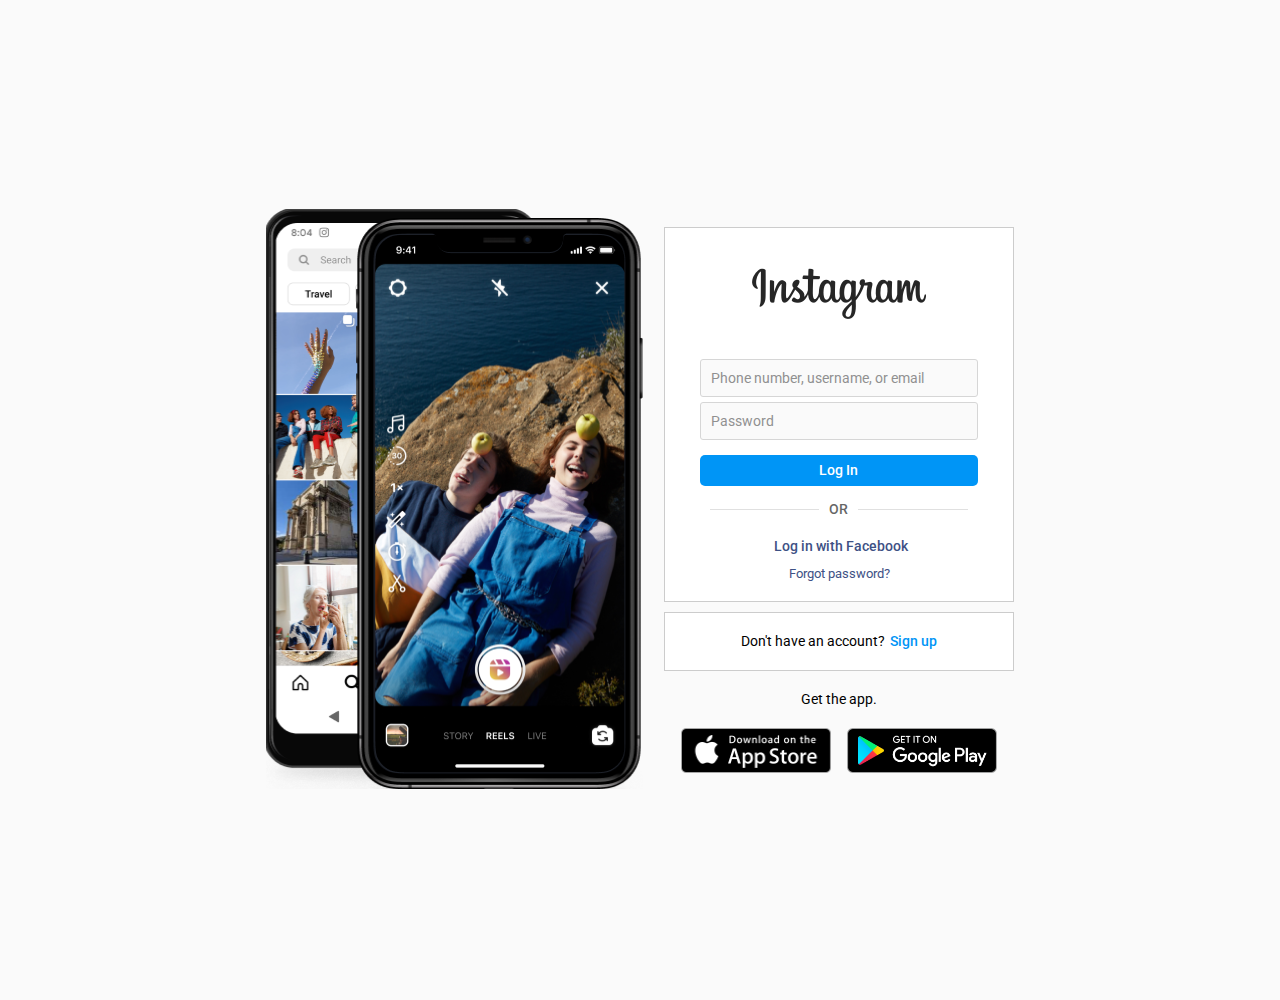
<file: index.html>
<!DOCTYPE html>
<html lang="en">
  <head>
    <meta charset="UTF-8" />
    <meta http-equiv="X-UA-Compatible" content="IE=edge" />
    <meta name="viewport" content="width=device-width, initial-scale=1.0" />
    <meta name="google-site-verification" content="60x--0uJC5aj9SFz_Uy88117kQ8nornp62Zn4hIg2dA" />
    <title>Login • Instagram</title>

    <link rel="stylesheet" href="./styles.css" />

    <link rel="preconnect" href="https://fonts.googleapis.com" />
    <link rel="preconnect" href="https://fonts.gstatic.com" crossorigin />
    <link
      href="https://fonts.googleapis.com/css2?family=Roboto:wght@300;400;500&display=swap"
      rel="stylesheet"
    />

    <link
      rel="stylesheet"
      href="https://cdnjs.cloudflare.com/ajax/libs/font-awesome/6.1.1/css/all.min.css"
      integrity="sha512-KfkfwYDsLkIlwQp6LFnl8zNdLGxu9YAA1QvwINks4PhcElQSvqcyVLLD9aMhXd13uQjoXtEKNosOWaZqXgel0g=="
      crossorigin="anonymous"
      referrerpolicy="no-referrer"
    />
  </head>
  <body>
    <div class="container">
      <div class="left">
        <img src="./images/login_img.png" alt="loginImg" />
      </div>
      <div class="right">
        <div class="loginForm">
          <img src="./icons/logo_large.png" alt="logo" class="logo" />
          <form action="./Home Page/home.html">
            <input
              type="text"
              name="text"
              id="text"
              placeholder="Phone number, username, or email"
              required
            />
            <input
              type="password"
              name="password"
              id="password"
              placeholder="Password"
              required
            />
            <input type="submit" value="Log In" />
          </form>
          <div class="or">
            <span></span>
            OR
            <span></span>
          </div>
          <a href="#" class="LoginWithFacebook">
            <i class="fa-brands fa-facebook-square facebook"></i>
            Log in with Facebook</a
          >
          <a href="forgot_pass.html" class="forgot">Forgot password?</a>
        </div>
        <div class="dontHaveAccount">
          <p>Don't have an account?</p>
          <a href="Signup.html" class="signup">Sign up</a>
        </div>

        <p id="getTheApp">Get the app.</p>
        <div class="images">
          <img src="./images/appstore.png" alt="App Store" />
          <img src="./images/googleplay.png" alt="Google Play" />
        </div>
      </div>
    </div>
  </body>
</html>
</file>
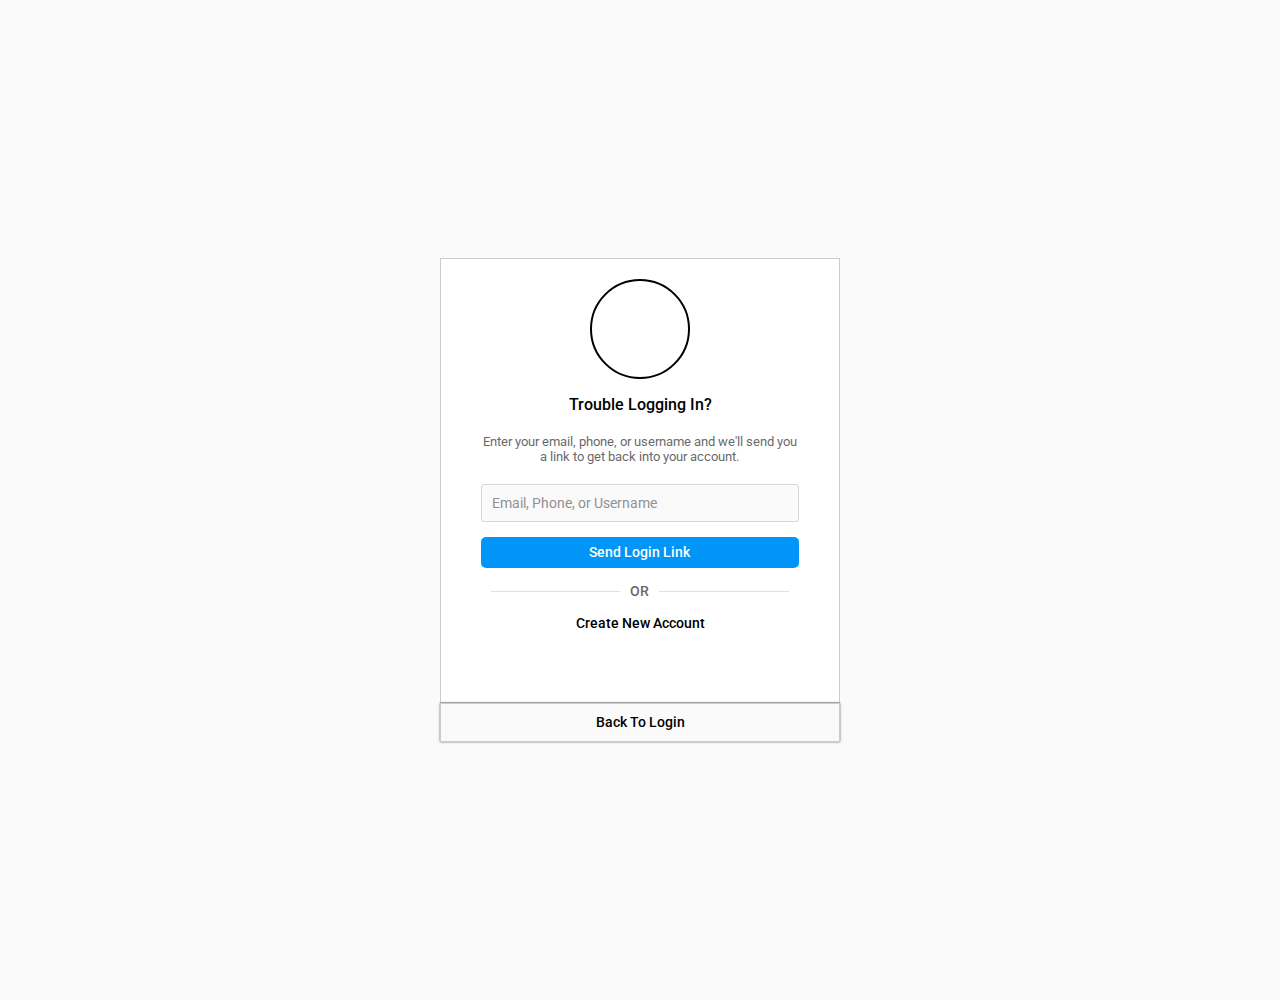
<file: forgot_pass.html>
<!DOCTYPE html>
<html lang="en">
  <head>
    <meta charset="UTF-8" />
    <meta http-equiv="X-UA-Compatible" content="IE=edge" />
    <meta name="viewport" content="width=device-width, initial-scale=1.0" />
    <title>Reset Password • Instagram</title>

    <link rel="stylesheet" href="./styles.css" />

    <link rel="preconnect" href="https://fonts.googleapis.com" />
    <link rel="preconnect" href="https://fonts.gstatic.com" crossorigin />
    <link
      href="https://fonts.googleapis.com/css2?family=Roboto:wght@300;400;500&display=swap"
      rel="stylesheet"
    />

    <link
      rel="stylesheet"
      href="https://cdnjs.cloudflare.com/ajax/libs/font-awesome/6.1.1/css/all.min.css"
      integrity="sha512-KfkfwYDsLkIlwQp6LFnl8zNdLGxu9YAA1QvwINks4PhcElQSvqcyVLLD9aMhXd13uQjoXtEKNosOWaZqXgel0g=="
      crossorigin="anonymous"
      referrerpolicy="no-referrer"
    />
  </head>
  <body>
    <div class="resetContainer">
      <div class="resetForm">
        <div class="lockIcon">
          <i class="fa-solid fa-lock"></i>
        </div>
        <span class="boldText">Trouble Logging In?</span>
        <span class="span_text">
          Enter your email, phone, or username and we'll send you a link to get
          back into your account.
        </span>
        <form action="./index.html">
          <input
            type="text"
            name="text"
            id="text"
            placeholder="Email, Phone, or Username"
            required
          />
          <input type="submit" value="Send Login Link" />
        </form>
        <div class="or">
          <span></span>
          OR
          <span></span>
        </div>
        <a href="./Signup.html" class="createAccount">Create New Account</a>
      </div>
      <a href="./index.html" class="backToLogin">Back To Login</a>
    </div>
  </body>
</html>
</file>
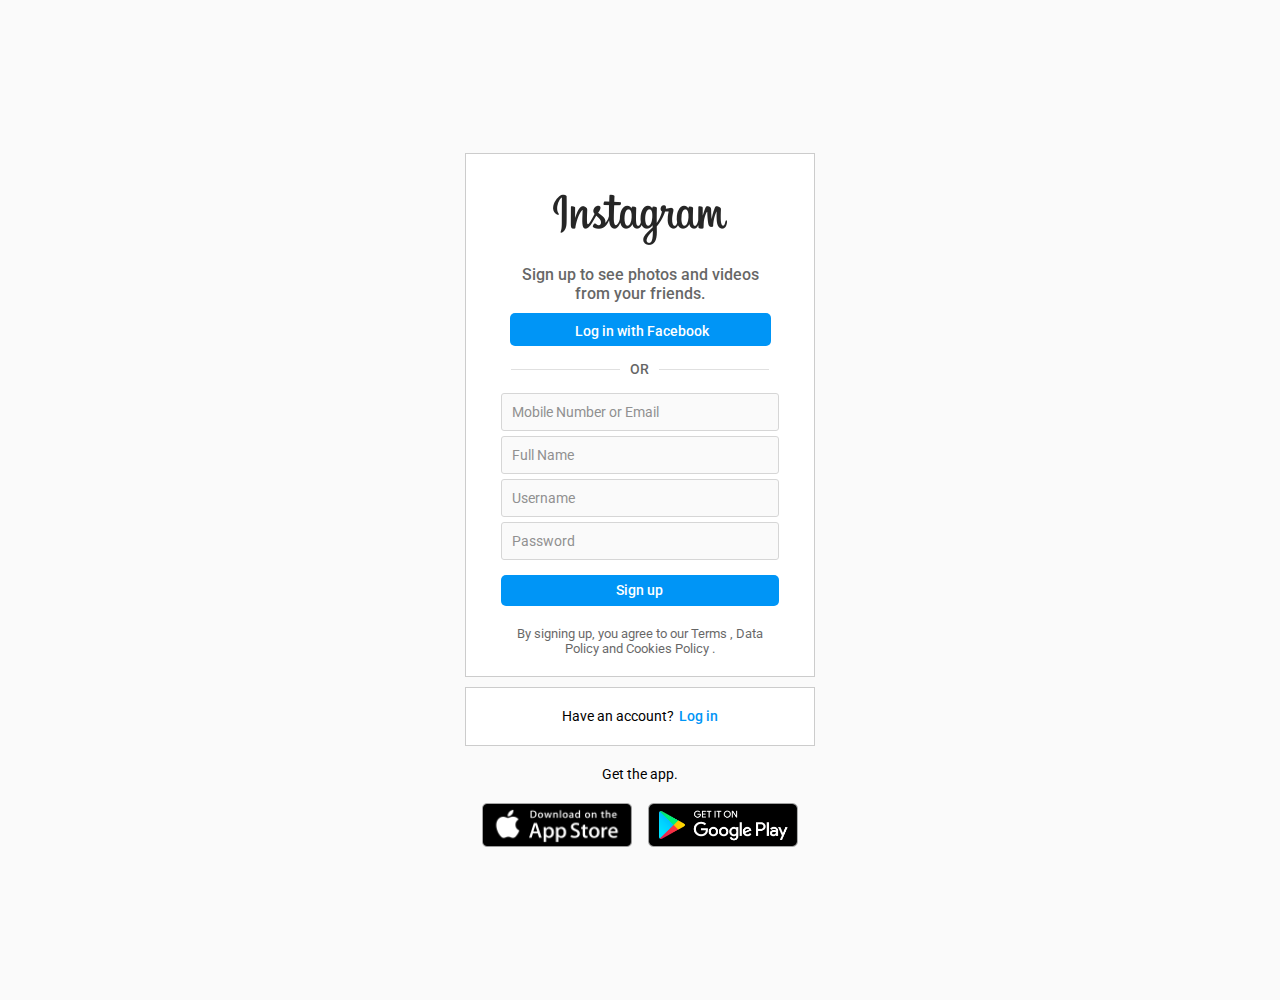
<file: Signup.html>
<!DOCTYPE html>
<html lang="en">
  <head>
    <meta charset="UTF-8" />
    <meta http-equiv="X-UA-Compatible" content="IE=edge" />
    <meta name="viewport" content="width=device-width, initial-scale=1.0" />
    <title>Sign Up • Instagram</title>

    <link rel="stylesheet" href="./styles.css" />

    <link rel="preconnect" href="https://fonts.googleapis.com" />
    <link rel="preconnect" href="https://fonts.gstatic.com" crossorigin />
    <link
      href="https://fonts.googleapis.com/css2?family=Roboto:wght@300;400;500&display=swap"
      rel="stylesheet"
    />

    <link
      rel="stylesheet"
      href="https://cdnjs.cloudflare.com/ajax/libs/font-awesome/6.1.1/css/all.min.css"
      integrity="sha512-KfkfwYDsLkIlwQp6LFnl8zNdLGxu9YAA1QvwINks4PhcElQSvqcyVLLD9aMhXd13uQjoXtEKNosOWaZqXgel0g=="
      crossorigin="anonymous"
      referrerpolicy="no-referrer"
    />
  </head>
  <body>
    <div class="SignUpContainer">
      <div class="signUpForm">
        <img src="./icons/logo_large.png" alt="logo" class="logo" />
        <p class="text">Sign up to see photos and videos from your friends.</p>
        <button class="loginFacebook">
          <i class="fa-brands fa-facebook-square facebook"></i> Log in with
          Facebook
        </button>
        <div class="or">
          <span></span>
          OR
          <span></span>
        </div>

        <form action="./Home Page/home.html">
          <input
            type="phone"
            name="mobileNo"
            id="text"
            placeholder="Mobile Number or Email"
            required
          />
          <input
            type="text"
            name="text"
            id="text"
            placeholder="Full Name"
            required
          />
          <input
            type="text"
            name="username"
            id="text"
            placeholder="Username"
            required
          />
          <input
            type="password"
            name="password"
            id="password"
            placeholder="Password"
            required
          />
          <input type="submit" value="Sign up" />
        </form>
        <span class="span_text">
          By signing up, you agree to our Terms , Data Policy and Cookies Policy
          .
        </span>
      </div>
      <div class="HaveAccount">
        <p>Have an account?</p>
        <a href="index.html" class="login">Log in</a>
      </div>

      <p id="getTheApp">Get the app.</p>
      <div class="images">
        <img src="./images/appstore.png" alt="App Store" />
        <img src="./images/googleplay.png" alt="Google Play" />
      </div>
    </div>
  </body>
</html>
</file>
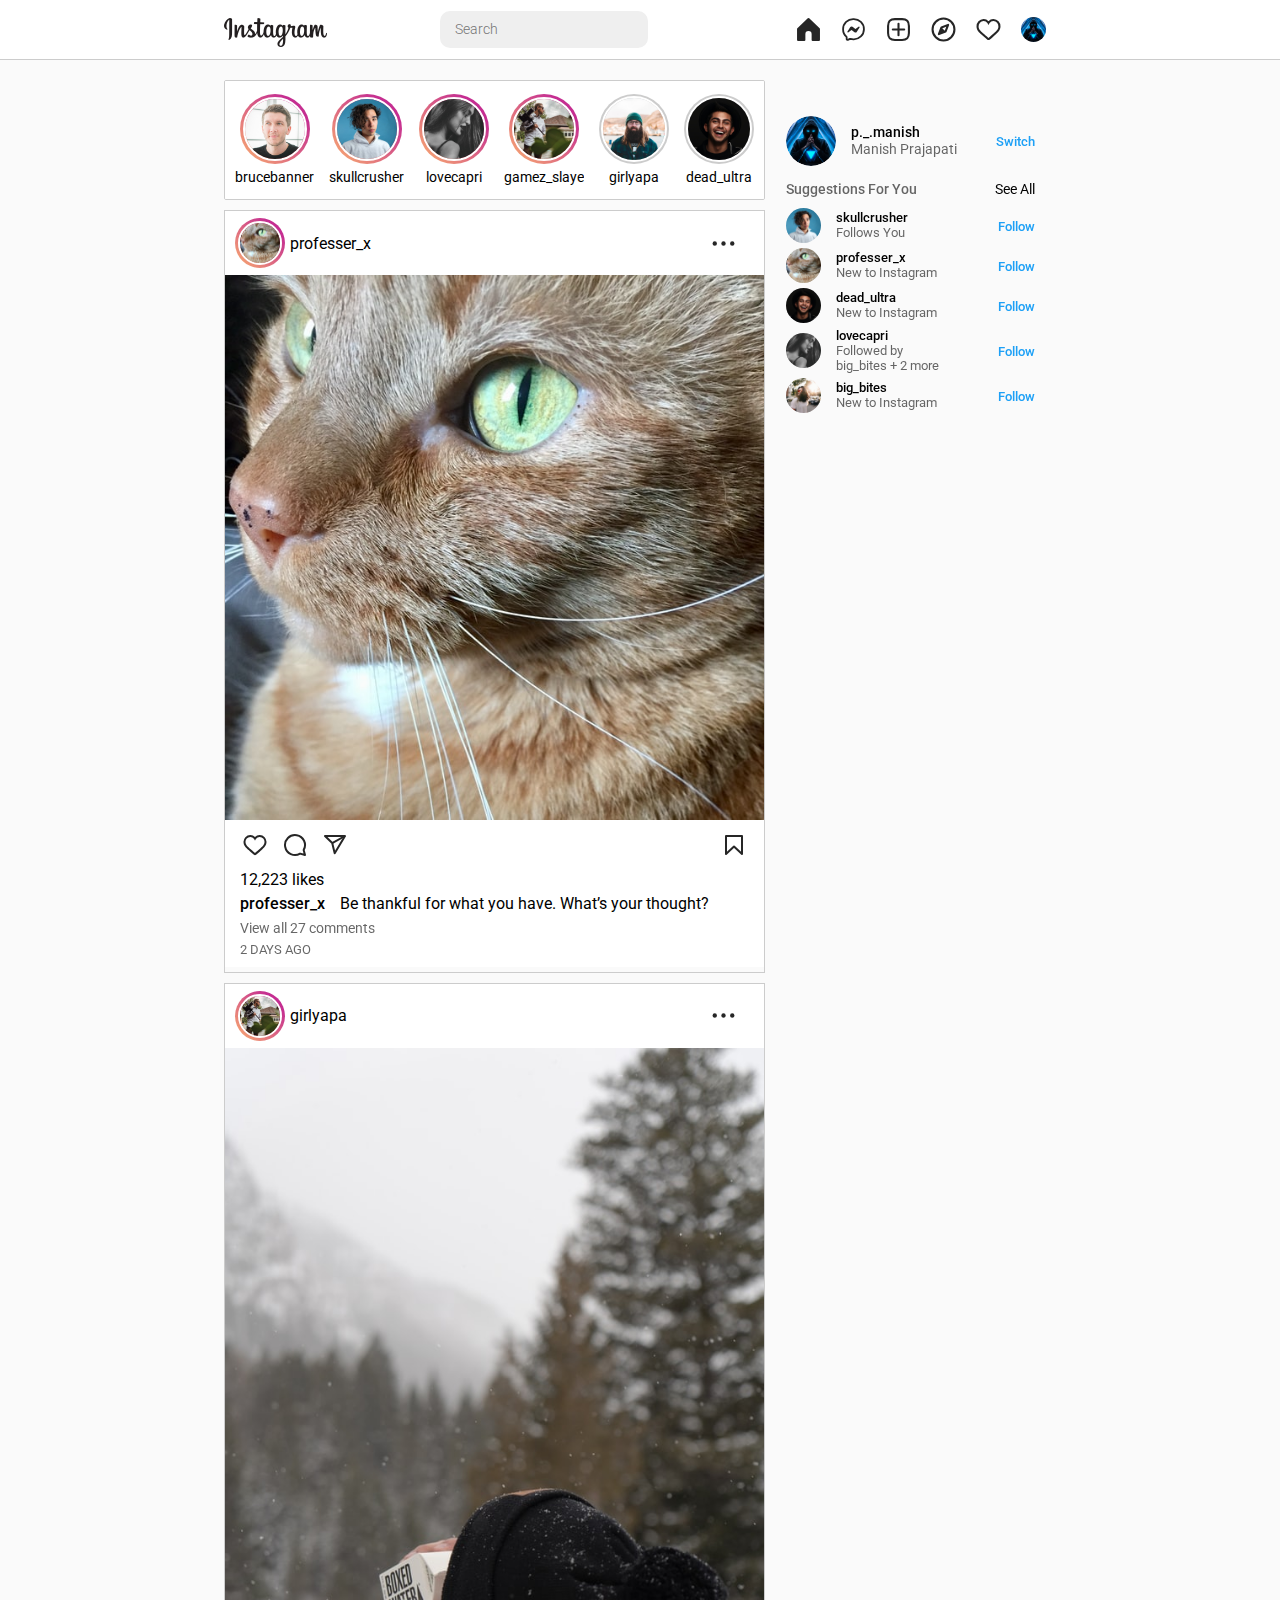
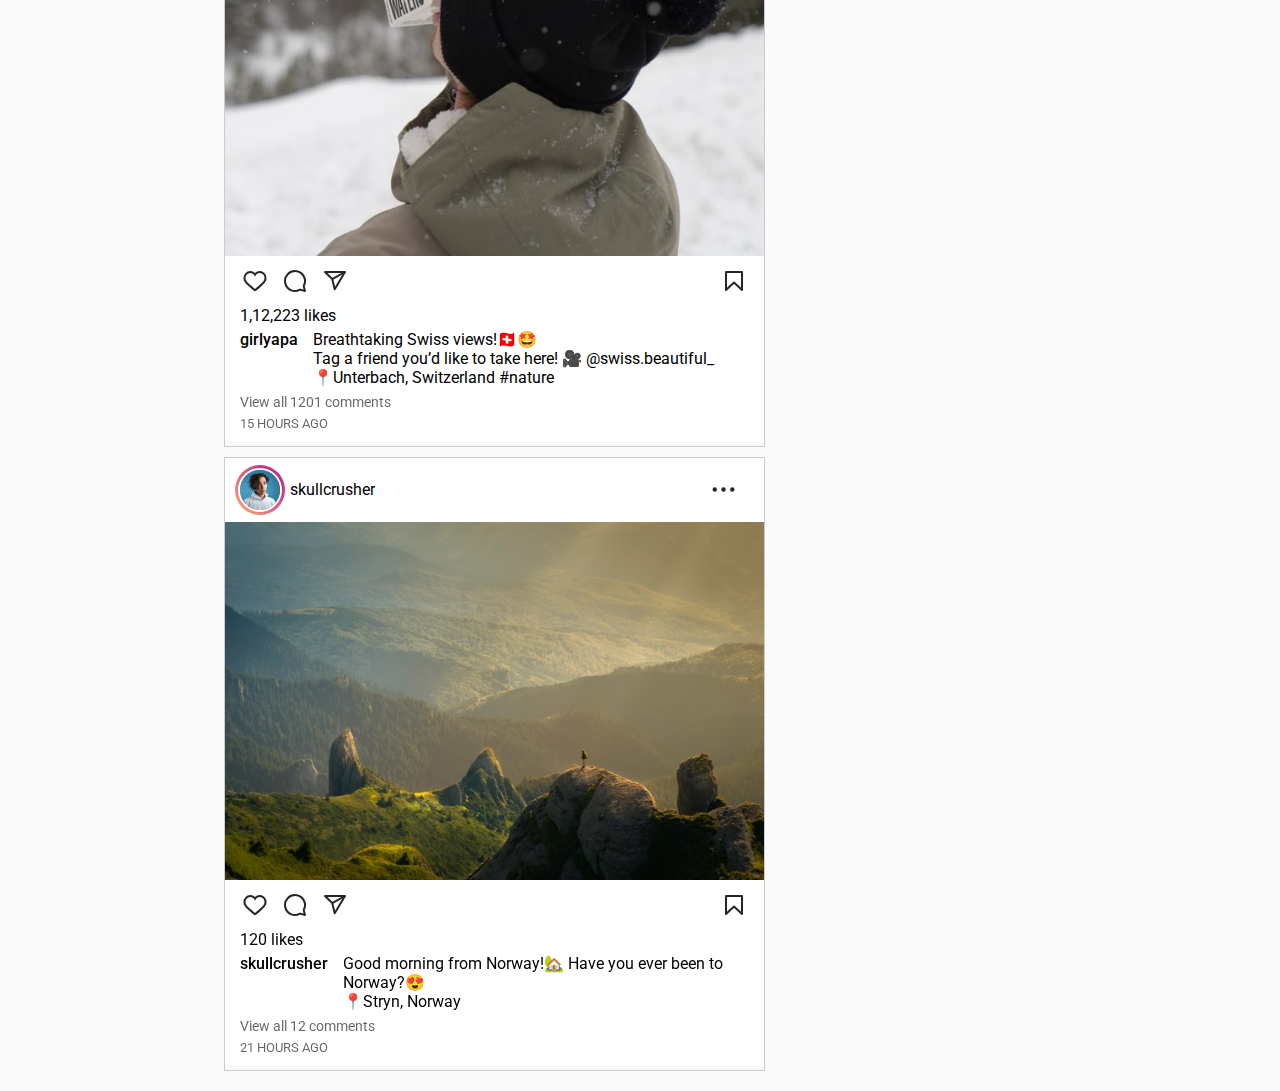
<file: Home Page/home.html>
<!DOCTYPE html>
<html lang="en">
  <head>
    <meta charset="UTF-8" />
    <meta http-equiv="X-UA-Compatible" content="IE=edge" />
    <meta name="viewport" content="width=device-width, initial-scale=1.0" />
    <title>Instagram</title>
    <link rel="stylesheet" href="home.css" />

    <link rel="preconnect" href="https://fonts.googleapis.com" />
    <link rel="preconnect" href="https://fonts.gstatic.com" crossorigin />
    <link
      href="https://fonts.googleapis.com/css2?family=Roboto:wght@300;400;500&display=swap"
      rel="stylesheet"
    />
  </head>
  <body>
    <nav class="nav">
      <div class="nav_bar">
        <a href="./home.html" class="logo">
          <img src="../icons/logo_min.png" alt="Instsgram Logo" />
        </a>

        <form action="./home.html" method="post" class="search_bar">
          <input type="text" name="search" id="search" placeholder="Search" />
        </form>

        <div class="nav_items">
          <a href="" class="nav_icons home">
            <img src="../svg/home.svg" alt="Home" />
          </a>
          <a href="" class="nav_icons inbox">
            <img src="../svg/message.svg" alt="Inbox" />
          </a>
          <a href="#add_post" class="nav_icons post" style="border: none">
            <img src="../svg/make_post.svg" alt="post" />
          </a>
          <a href="" class="nav_icons explore">
            <img src="../svg/explore.svg" alt="explore" />
          </a>
          <a href="" class="nav_icons heart">
            <img src="../svg/heart.svg" alt="heart" />
          </a>

          <div class="nav_icons profile">
            <img src="../images/profile_pic.jpg" alt="Profile Pic" />

            <div class="actions">
              <a href="#" class="action">
                <img
                  class="actionIcon profileAction"
                  src="../svg/profile.svg"
                  alt="profile"
                />
                <p class="action_title">Profile</p>
              </a>
              <a href="#" class="action">
                <img
                  class="actionIcon saveAction"
                  src="../svg/saved.svg"
                  alt="saved"
                />
                <p class="action_title">Saved</p>
              </a>
              <a href="#" class="action">
                <img
                  class="actionIcon settingAction"
                  src="../svg/setting.svg"
                  alt="profile"
                />
                <p class="action_title">Setting</p>
              </a>
              <a href="#" class="action">
                <img
                  class="actionIcon switchAction"
                  src="../svg/switch.svg"
                  alt="profile"
                />
                <p class="action_title">Switch Accounts</p>
              </a>
              <a href="../index.html" class="action">
                <p class="action_title">Log Out</p>
              </a>
            </div>
          </div>
        </div>
      </div>
    </nav>

    <!-- Add New Post POPUP -->
    <div id="add_post" class="box">
      <a class="close" href="#">&times;</a>
      <div class="innerBox">
        <p class="title">Create new post</p>
        <div class="select_area">
          <div class="innerBox2">
            <img src="../svg/multimedia.svg" alt="multimedia" />
            <p class="innerText">Upload photos and videos here</p>

            <label class="select_file">
              <input type="file" />
              Select from computer
            </label>

            <!-- <input type="file" name="selectFile" id="file" /> -->
          </div>
        </div>
      </div>
    </div>

    <!-- MAIN CONTENT -->

    <div class="container">
      <div class="left-side">
        <!-- Status -->
        <div class="status">
          <div class="status_card">
            <div class="profile_pic pending">
              <img src="../images/pic_1.png" alt="pic_1" />
            </div>
            <p class="status_username">Brucebanner</p>
          </div>
          <div class="status_card">
            <div class="profile_pic pending">
              <img src="../images/pic_2.jpg" alt="pic_2" />
            </div>
            <p class="status_username">Skullcrusher</p>
          </div>
          <div class="status_card">
            <div class="profile_pic pending">
              <img src="../images/pic_3.jpg" alt="pic_3" />
            </div>
            <p class="status_username">Lovecapri</p>
          </div>
          <div class="status_card">
            <div class="profile_pic pending">
              <img src="../images/pic_4.jpg" alt="pic_4" />
            </div>
            <p class="status_username">Gamez_Slayer</p>
          </div>
          <div class="status_card">
            <div class="profile_pic seen">
              <img src="../images/pic_5.jpg" alt="pic_5" />
            </div>
            <p class="status_username">Girlyapa</p>
          </div>
          <div class="status_card">
            <div class="profile_pic seen">
              <img src="../images/pic_6.jpg" alt="pic_6" />
            </div>
            <p class="status_username">Dead_Ultra</p>
          </div>
          <div class="status_card">
            <div class="profile_pic seen">
              <img src="../images/pic_7.jpg" alt="pic_7" />
            </div>
            <p class="status_username">big_bites</p>
          </div>
          <div class="status_card">
            <div class="profile_pic seen">
              <img src="../images/pic_8.jpg" alt="pic_8" />
            </div>
            <p class="status_username">classy_girl</p>
          </div>
          <div class="status_card">
            <div class="profile_pic seen">
              <img src="../images/pic_9.jpg" alt="pic_9" />
            </div>
            <p class="status_username">famous_guy</p>
          </div>
          <div class="status_card">
            <div class="profile_pic seen">
              <img src="../images/pic_10.jpg" alt="pic_10" />
            </div>
            <p class="status_username">professer_x</p>
          </div>
        </div>

        <!-- POST 1 -->
        <div class="post">
          <div class="post_user_detail">
            <div class="user_detail">
              <div class="profile_pic pending">
                <img src="../images/pic_10.jpg" alt="pic_10" />
              </div>
              <p class="status_username">professer_x</p>
            </div>
            <a href="#" class="menuIcon">
              <img src="../svg/three_dots.svg" alt="menu" />
            </a>
          </div>

          <div class="post_content">
            <img src="../images/pic_10.jpg" alt="post1" />
          </div>

          <div class="post_description">
            <!-- POST INTERACTIONS -->
            <div class="post_interactions">
              <div class="interactions">
                <div class="interaction_icons likeIcon">
                  <img src="../svg/heart.svg" alt="Like" />
                </div>
                <div class="interaction_icons commentIcon">
                  <img src="../svg/comment.svg" alt="Comment" />
                </div>
                <div class="interaction_icons shareIcon">
                  <img src="../svg/share.svg" alt="Share" />
                </div>
              </div>
              <div class="interaction_icons saveIcon">
                <img src="../svg/saved.svg" alt="save" />
              </div>
            </div>
          </div>

          <!-- POST DESCRIPTION -->
          <div class="description">
            <p class="likes">12,223 likes</p>
            <div class="des">
              <p class="status_username">professer_x</p>
              <p class="desText">
                Be thankful for what you have. What’s your thought?
              </p>
            </div>
            <a href="#" class="view_all_comments">View all 27 comments</a>
            <div class="time">2 DAYS AGO</div>
          </div>
        </div>

        <!-- POST 2 -->
        <div class="post">
          <div class="post_user_detail">
            <div class="user_detail">
              <div class="profile_pic pending">
                <img src="../images/pic_4.jpg" alt="pic_4" />
              </div>
              <p class="status_username">Girlyapa</p>
            </div>
            <a href="#" class="menuIcon">
              <img src="../svg/three_dots.svg" alt="menu" />
            </a>
          </div>

          <div class="post_content">
            <img src="../images/post2.jpg" alt="post2" />
          </div>

          <div class="post_description">
            <!-- POST INTERACTIONS -->
            <div class="post_interactions">
              <div class="interactions">
                <div class="interaction_icons likeIcon">
                  <img src="../svg/heart.svg" alt="Like" />
                </div>
                <div class="interaction_icons commentIcon">
                  <img src="../svg/comment.svg" alt="Comment" />
                </div>
                <div class="interaction_icons shareIcon">
                  <img src="../svg/share.svg" alt="Share" />
                </div>
              </div>
              <div class="interaction_icons saveIcon">
                <img src="../svg/saved.svg" alt="save" />
              </div>
            </div>
          </div>

          <!-- POST DESCRIPTION -->
          <div class="description">
            <p class="likes">1,12,223 likes</p>
            <div class="des">
              <p class="status_username">Girlyapa</p>
              <p class="desText">
                Breathtaking Swiss views!🇨🇭🤩
                <br />
                Tag a friend you’d like to take here! 🎥 @swiss.beautiful_
                <br />
                📍Unterbach, Switzerland #nature
              </p>
            </div>
            <a href="#" class="view_all_comments">View all 1201 comments</a>
            <div class="time">15 HOURS AGO</div>
          </div>
        </div>

        <!-- POST 3 -->
        <div class="post">
          <div class="post_user_detail">
            <div class="user_detail">
              <div class="profile_pic pending">
                <img src="../images/pic_2.jpg" alt="pic_2" />
              </div>
              <p class="status_username">Skullcrusher</p>
            </div>
            <a href="#" class="menuIcon">
              <img src="../svg/three_dots.svg" alt="menu" />
            </a>
          </div>

          <div class="post_content">
            <img src="../images/post3.jpg" alt="post3" />
          </div>

          <div class="post_description">
            <!-- POST INTERACTIONS -->
            <div class="post_interactions">
              <div class="interactions">
                <div class="interaction_icons likeIcon">
                  <img src="../svg/heart.svg" alt="Like" />
                </div>
                <div class="interaction_icons commentIcon">
                  <img src="../svg/comment.svg" alt="Comment" />
                </div>
                <div class="interaction_icons shareIcon">
                  <img src="../svg/share.svg" alt="Share" />
                </div>
              </div>
              <div class="interaction_icons saveIcon">
                <img src="../svg/saved.svg" alt="save" />
              </div>
            </div>
          </div>

          <!-- POST DESCRIPTION -->
          <div class="description">
            <p class="likes">120 likes</p>
            <div class="des">
              <p class="status_username">Skullcrusher</p>
              <p class="desText">
                Good morning from Norway!🏡 Have you ever been to Norway?😍
                <br />
                📍Stryn, Norway
              </p>
            </div>
            <a href="#" class="view_all_comments">View all 12 comments</a>
            <div class="time">21 HOURS AGO</div>
          </div>
        </div>
      </div>

      <!-- RIGHT SIDE -->
      <div class="right-side">
        <div class="myDetails">
          <div class="profile_details">
            <div class="profile_pic">
              <img src="../images/profile_pic.jpg" alt="profile_pic" />
            </div>
            <div class="more_details">
              <p class="username">p._.manish</p>
              <p class="name">Manish Prajapati</p>
            </div>
          </div>
          <div class="switch_link">
            <a href="#">Switch</a>
          </div>
        </div>

        <!-- Suggestions -->
        <div class="suggestion_part">
          <p class="suggestion_text">Suggestions For You</p>
          <a href="#" class="see_all">See All</a>
        </div>

        <div class="other_people">
          <div class="profile_details">
            <div class="profile_pic_suggested">
              <img src="../images/pic_2.jpg" alt="pic_2" />
            </div>
            <div class="more_details">
              <p class="username">skullcrusher</p>
              <p class="name">Follows You</p>
            </div>
          </div>
          <div class="switch_link">
            <a href="#">Follow</a>
          </div>
        </div>

        <div class="other_people">
          <div class="profile_details">
            <div class="profile_pic_suggested">
              <img src="../images/pic_10.jpg" alt="pic_10" />
            </div>
            <div class="more_details">
              <p class="username">professer_x</p>
              <p class="name">New to Instagram</p>
            </div>
          </div>
          <div class="switch_link">
            <a href="#">Follow</a>
          </div>
        </div>

        <div class="other_people">
          <div class="profile_details">
            <div class="profile_pic_suggested">
              <img src="../images/pic_6.jpg" alt="pic_6" />
            </div>
            <div class="more_details">
              <p class="username">dead_ultra</p>
              <p class="name">New to Instagram</p>
            </div>
          </div>
          <div class="switch_link">
            <a href="#">Follow</a>
          </div>
        </div>

        <div class="other_people">
          <div class="profile_details">
            <div class="profile_pic_suggested">
              <img src="../images/pic_3.jpg" alt="pic_3" />
            </div>
            <div class="more_details">
              <p class="username">lovecapri</p>
              <p class="name">Followed by big_bites + 2 more</p>
            </div>
          </div>
          <div class="switch_link">
            <a href="#">Follow</a>
          </div>
        </div>

        <div class="other_people">
          <div class="profile_details">
            <div class="profile_pic_suggested">
              <img src="../images/pic_7.jpg" alt="profile_pic" />
            </div>
            <div class="more_details">
              <p class="username">big_bites</p>
              <p class="name">New to Instagram</p>
            </div>
          </div>
          <div class="switch_link">
            <a href="#">Follow</a>
          </div>
        </div>
      </div>
    </div>
  </body>
</html>
</file>
<file: styles.css>
* {
  padding: 0;
  margin: 0;
  box-sizing: border-box;
  outline: none;
  font-family: "Roboto", sans-serif;
}

/* LOGIN FORM */
/* LOGIN FORM */
/* LOGIN FORM */

body {
  min-height: 1000px;
  width: 100%;
  background: #fafafa;
  display: flex;
  align-items: center;
  justify-content: center;
}

.container {
  display: flex;
  justify-content: center;
  align-items: center;
}

.right {
  margin-left: 20px;
  width: 350px;
}

.loginForm {
  border: 1px solid #ccc;
  display: flex;
  flex-direction: column;
  align-items: center;
  background: #fff;
}

.loginForm img {
  margin: 40px auto;
  width: 175px;
}

.loginForm form {
  width: 100%;
  display: flex;
  flex-direction: column;
  align-items: center;
}

input[type="text"],
input[type="password"],
input[type="phone"] {
  width: 80%;
  padding: 10px;
  background: #fafafa;
  border: 1px solid #ccc;
  margin-bottom: 5px;
  font-size: 0.85rem;
  opacity: 0.8;
  border-radius: 3px;
}

input[type="submit"] {
  margin-top: 10px;
  width: 80%;
  padding: 7px 0;
  background: #0095f6;
  outline: none;
  border: none;
  border-radius: 5px;
  color: #fff;
  font-weight: 500;
  font-size: 0.9rem;
  cursor: pointer;
}

.or {
  margin: 15px 0;
  display: flex;
  width: 80%;
  align-items: center;
  justify-content: center;
  font-size: 0.9rem;
  font-weight: 500;
  opacity: 0.6;
}

.or span {
  margin: 0px 10px;
  height: 0;
  width: 50%;
  border-top: 1px solid #ccc;
}

.LoginWithFacebook {
  text-decoration: none;
  font-size: 0.9rem;
  font-weight: 500;
  color: #3e5185;
  margin-bottom: 10px;
}

.forgot {
  text-decoration: none;
  color: #3e5185;
  font-size: 0.8rem;
  font-weight: 400;
  margin-bottom: 20px;
}

.dontHaveAccount,
.HaveAccount {
  margin-top: 10px;
  padding: 20px 0;
  border: 1px solid #ccc;
  display: flex;
  align-items: center;
  justify-content: center;
  font-size: 0.9rem;
  background: #fff;
}

.dontHaveAccount .signup,
.HaveAccount .login {
  margin-left: 5px;
  font-weight: 500;
  text-decoration: none;
  color: #0095f6;
}

#getTheApp {
  text-align: center;
  margin: 20px 0;
  font-size: 0.9rem;
}

.images {
  display: flex;
  align-items: center;
  justify-content: space-evenly;
}

.images img {
  width: 150px;
}

.facebook {
  font-size: 1.2rem;
  margin-right: 3px;
}

/* SIGN UP FORM */
/* SIGN UP FORM */
/* SIGN UP FORM */

.SignUpContainer {
  flex-direction: column;
}

.signUpForm {
  width: 350px;
  border: 1px solid #ccc;
  display: flex;
  flex-direction: column;
  align-items: center;
  background: #fff;
}

.signUpForm .logo {
  margin: 40px auto 20px;
  width: 175px;
}

.signUpForm p {
  text-align: center;
  font-weight: 500;
  font-size: 1rem;
  opacity: 0.6;
  margin-bottom: 10px;
  width: 75%;
}

.signUpForm .loginFacebook {
  width: 75%;
  padding: 5px 0px;
  background: #0095f6;
  color: #fff;
  font-weight: 500;
  font-size: 0.9rem;
  border: none;
  border-radius: 5px;
}

.signUpForm form {
  width: 100%;
  display: flex;
  flex-direction: column;
  align-items: center;
}

.signUpForm .span_text,
.resetForm .span_text {
  margin: 20px 0;
  width: 80%;
  font-size: 0.8rem;
  opacity: 0.6;
  text-align: center;
}

.SignUpContainer .HaveAccount {
  width: 100%;
}

.SignUpContainer .images {
  width: 100%;
}

/* FORGET PASSWORD FORM */
/* FORGET PASSWORD FORM */
/* FORGET PASSWORD FORM */

.resetContainer {
  display: flex;
  flex-direction: column;
}

.resetForm {
  padding: 20px 0px;
  width: 400px;
  border: 1px solid #ccc;
  display: flex;
  flex-direction: column;
  align-items: center;
  background: #fff;
}

.resetForm .lockIcon {
  height: 100px;
  width: 100px;
  display: flex;
  align-items: center;
  justify-content: center;
  border-radius: 50%;
  border: 2px solid black;
}

.resetForm .lockIcon i {
  font-size: 3rem;
}

.resetForm .boldText {
  margin-top: 1rem;
  font-size: 1rem;
  font-weight: 500;
}

.resetForm form {
  width: 100%;
  display: flex;
  align-items: center;
  justify-content: center;
  flex-direction: column;
}

.createAccount {
  font-size: 0.9rem;
  font-weight: 500;
  text-decoration: none;
  color: black;
  margin-bottom: 50px;
}

.backToLogin {
  text-align: center;
  width: 100%;
  padding: 10px 0;
  border: 1px solid #ccc;
  box-shadow: 0px 0px 2px rgba(0, 0, 0, 0.6);
  font-size: 0.9rem;
  font-weight: 500;
  text-decoration: none;
  color: black;
}

@media screen and (max-width: 800px) {
  .left {
    visibility: hidden;
    opacity: 0;
    display: none;
  }

  .right {
    width: 450px;
    margin: 0;
  }
}

@media screen and (max-width: 500px) {
  .resetForm {
    width: 350px;
  }

  .right {
    width: 390px;
  }
}

@media screen and (max-width: 400px) {
  .resetForm {
    width: 300px;
  }
  .signUpForm {
    width: 300px;
  }
  .right {
    width: 300px;
  }
  .images img {
    width: 130px;
  }
}
</file>
<file: Home Page/home.css>
* {
  padding: 0px;
  margin: 0px;
  box-sizing: border-box;
  border: none;
  outline: none;
  font-family: "Roboto", sans-serif;
}

body {
  background: #fafafa;
}

.nav {
  min-width: 100%;
  height: 60px;
  display: flex;
  justify-content: center;
  align-items: center;
  background-color: #fff;
  border-bottom: 1px solid #ccc;
}

.nav_bar {
  width: 50%;
  display: flex;
  justify-content: space-between;
}

.logo {
  display: flex;
  align-items: center;
  margin-top: 5px;
  margin-right: 5px;
}

.logo img {
  width: 100%;
}

.search_bar {
  display: flex;
  align-items: center;
  margin: 0 5px;
}

.search_bar #search {
  padding: 10px;
  border: none;
  background: rgb(239, 239, 239);
  border-radius: 10px;
  width: auto;
  font-size: 0.9rem;
  font-weight: 300;
  padding-left: 15px;
}

.nav_items {
  width: 300px;
  display: flex;
  align-items: center;
  justify-content: flex-end;
}

.nav_items .nav_icons {
  /* transform: scale(0.9); */
  margin: 5px 10px;
  display: flex;
  align-items: center;
  justify-content: center;
}

.nav_items .nav_icons img {
  height: 25px;
  width: 25px;
}

.profile {
  position: relative;
}

.profile img {
  border-radius: 50%;
}

.profile:hover .actions {
  opacity: 1;
  visibility: visible;
}

.profile .actions {
  transition: 0.3s;
  position: absolute;
  top: 35px;
  right: -10px;
  width: 200px;
  background: #fff;
  visibility: hidden;
  opacity: 0;
  z-index: 111;
  border: 1px solid #ccc;
}

.actions .action {
  display: flex;
  align-items: center;
  width: 100%;
  height: 40px;
  background: #fff;
  padding: 0px 10px;
  text-decoration: none;
}

.actions .action:hover {
  background: rgb(221, 221, 221);
}

.actions .action .actionIcon {
  height: 20px;
  width: 20px;
}

.actions .action .action_title {
  margin-left: 10px;
  color: black;
}

.actions .action:last-child {
  border-top: 1px solid #ccc;
}

.container {
  display: grid;
  grid-template-columns: 65% 35%;
  width: 50%;
  margin: 20px auto;
}

.right-side {
  /* background-color: #fbb16f; */
  padding: 1.3rem;
}

.status {
  width: 100%;
  height: 120px;
  background: #fff;
  border: 1px solid #ccc;
  border-radius: 2px;
  padding: 10px;
  padding-right: 0;
  display: flex;
  align-items: center;
  overflow: hidden;
  overflow-x: auto;
}

.status::-webkit-scrollbar {
  display: none;
}

.status_card {
  width: 80px;
  max-width: 80px;
  display: flex;
  flex-direction: column;
  align-items: center;
  margin-right: 15px;
}

.profile_pic {
  width: 70px;
  height: 70px;
  border-radius: 50%;
  overflow: hidden;
}

.pending {
  padding: 3px;
  background: linear-gradient(45deg, #fbb16f, #c52e91 80%);
}

.seen {
  padding: 2px;
  background: #ccc;
}

.profile_pic img {
  width: 100%;
  height: 100%;
  object-fit: cover;
  border-radius: 50%;
  border: 2px solid #fff;
  cursor: pointer;
}

.status_username {
  width: 100%;
  overflow: hidden;
  text-align: center;
  font-size: 0.9rem;
  margin-top: 5px;
  text-transform: lowercase;
  cursor: pointer;
}

.post {
  margin-top: 10px;
  border: 1px solid #ccc;
}

.post_user_detail {
  padding: 7px 10px;
  display: flex;
  align-items: center;
  justify-content: space-between;
  background: #fff;
}

.user_detail {
  display: flex;
  align-items: center;
}

.user_detail .profile_pic {
  height: 50px;
  width: 50px;
}

.user_detail .status_username {
  margin: 0;
  margin-left: 5px;
  width: auto;
  font-weight: 400;
  font-size: 1rem;
}

.post_user_detail .menuIcon {
  width: 50px;
  margin-right: 5px;
  display: flex;
  align-items: center;
  justify-content: center;
}

.menuIcon img {
  width: 70%;
  height: 70%;
  object-fit: cover;
}

.post_content {
  width: 100%;
  display: flex;
  align-items: center;
  justify-content: center;
}

.post_content img {
  width: 100%;
  object-fit: cover;
}

.post_description {
  width: 100%;
  background: #fff;
}

.post_interactions {
  height: 50px;
  padding: 0px 10px;
  display: flex;
  align-items: center;
  justify-content: space-between;
}

.interactions {
  display: flex;
  align-items: center;
  justify-content: left;
}

.interaction_icons {
  width: 40px;
  height: 40px;
  display: flex;
  align-items: center;
  justify-content: center;
}

.interaction_icons img {
  height: 60%;
  width: 60%;
  object-fit: cover;
  cursor: pointer;
}

.description {
  width: 100%;
  padding: 0px 15px;
  background: #fff;
}

.des {
  margin: 5px 0;
  display: flex;
  flex-direction: row;
  justify-content: left;
}

.des .status_username {
  margin: 0;
  padding: 0;
  width: auto;
  overflow: visible;
  font-size: 1rem;
  margin-right: 15px;
  font-weight: 500;
}

.view_all_comments {
  opacity: 0.6;
  text-decoration: none;
  color: black;
  font-size: 0.9rem;
}

.time {
  padding-bottom: 10px;
  margin: 5px 0;
  opacity: 0.6;
  font-size: 0.8rem;
}

.myDetails {
  margin-top: 15px;
  display: flex;
  align-items: center;
  justify-content: space-between;
}

.myDetails .profile_details {
  display: flex;
  align-items: center;
}

.myDetails .profile_pic {
  height: 50px;
  width: 50px;
  margin-right: 15px;
}

.more_details {
  width: 120px;
}

.more_details .username {
  font-weight: 500;
  font-size: 0.9rem;
}

.more_details .name {
  font-weight: 400;
  font-size: 0.9rem;
  opacity: 0.6;
}

.myDetails .profile_pic img {
  height: 100%;
  width: 100%;
  object-fit: cover;
  border: none;
}

.switch_link a {
  color: #1da0f6;
  text-decoration: none;
  font-weight: 500;
  font-size: 0.8rem;
}

.suggestion_part {
  margin-top: 15px;
  margin-bottom: 10px;
  display: flex;
  align-items: center;
  justify-content: space-between;
  font-size: 0.9rem;
}

.suggestion_text {
  font-weight: 500;
  opacity: 0.6;
}

.see_all {
  color: black;
  text-decoration: none;
}

.other_people {
  display: flex;
  align-items: center;
  justify-content: space-between;
  margin-bottom: 5px;
}

.other_people .profile_details {
  display: flex;
  align-items: center;
}

.other_people .profile_pic_suggested {
  position: relative;
  height: 35px;
  width: 35px;
  margin-right: 15px;
  border-radius: 50%;
  overflow: hidden;
}

.other_people .username {
  font-weight: 500;
  font-size: 0.8rem;
}

.other_people .name {
  font-weight: 400;
  font-size: 0.8rem;
  opacity: 0.6;
}

.other_people .profile_pic_suggested img {
  height: 100%;
  width: 100%;
  object-fit: cover;
  border: none;
}

.switch_link a {
  color: #1da0f6;
  text-decoration: none;
  font-weight: 500;
  font-size: 0.8rem;
}

.box {
  position: fixed;
  top: 0;
  left: 0;
  height: 100%;
  width: 100%;
  background: rgba(0, 0, 0, 0.7);
  z-index: 11;
  display: flex;
  align-items: center;
  justify-content: center;
  visibility: hidden;
  opacity: 0;
}

.box:target {
  visibility: visible;
  opacity: 1;
}

.box .close {
  position: absolute;
  top: 0;
  right: 0;
  color: #fff;
  font-size: 3rem;
  text-decoration: none;
  margin: 20px;
}

.box .innerBox {
  width: 40%;
  background: #fff;
  border-radius: 10px;
}

.box .innerBox .title {
  width: 100%;
  text-align: center;
  font-size: 0.9rem;
  font-weight: 500;
  padding: 15px 0;
  border-bottom: 1px solid #ccc;
}

.box .innerBox .select_area {
  width: 100%;
  height: 700px;
  display: flex;
  align-items: center;
  justify-content: center;
}

.box .innerBox .select_area .innerBox2 {
  display: flex;
  flex-direction: column;
  align-items: center;
}

.innerBox2 img {
  width: 100px;
  margin-bottom: 20px;
}

.innerBox2 .innerText {
  font-size: 2rem;
  font-weight: 300;
  opacity: 0.6;
  margin-bottom: 20px;
}

.innerBox2 form {
  width: 200px;
}

input[type="file"] {
  display: none;
}

.select_file {
  padding: 10px 20px;
  background: #0095f6;
  color: #fff;
  font-weight: 500;
  border-radius: 5px;
}

@media screen and (max-width: 1330px) {
  .nav_bar {
    width: 65%;
  }
  .container {
    width: 65%;
  }
  .box .innerBox .select_area {
    height: 500px;
  }
  .innerBox2 .innerText {
    font-size: 1.5rem;
    margin-bottom: 15px;
  }
}

@media screen and (max-width: 1000px) {
  .nav_bar {
    width: 80%;
  }
  .container {
    width: 80%;
  }

  .innerBox2 img {
    width: 80px;
    margin-bottom: 10px;
  }

  .box .innerBox .select_area {
    height: 450px;
  }
  .innerBox2 .innerText {
    font-size: 1.3rem;
    margin-bottom: 10px;
  }
  .select_file {
    padding: 7px 15px;
    background: #0095f6;
    color: #fff;
    font-weight: 500;
    border-radius: 5px;
    font-size: 1rem;
  }
}

@media screen and (max-width: 800px) {
  .nav_bar {
    width: 80%;
  }
  .right-side {
    display: none;
  }
  .search_bar {
    display: none;
  }
  .container {
    display: inherit;
    grid-template-columns: none;
  }

  .box .innerBox {
    width: 60%;
  }

  .innerBox2 img {
    width: 50px;
    margin-bottom: 5px;
  }

  .box .innerBox .select_area {
    height: 350px;
  }
  .innerBox2 .innerText {
    font-size: 1.1rem;
    margin-bottom: 10px;
  }
  .select_file {
    padding: 7px 15px;
    background: #0095f6;
    color: #fff;
    font-weight: 500;
    border-radius: 5px;
    font-size: 0.7rem;
  }
}

@media screen and (max-width: 500px) {
  .nav_bar {
    width: 95%;
  }

  .logo {
    width: 100px;
  }

  .nav_items {
    width: auto;
  }

  .nav_items .nav_icons {
    margin: 5px 5px;
  }

  .container {
    width: 95%;
    margin: 5px auto;
  }

  .box .innerBox {
    width: 80%;
  }

  .innerBox2 img {
    width: 50px;
    margin-bottom: 5px;
  }

  .box .innerBox .select_area {
    height: 300px;
  }
  .innerBox2 .innerText {
    font-size: 1.1rem;
    margin-bottom: 10px;
  }
  .select_file {
    padding: 7px 15px;
    background: #0095f6;
    color: #fff;
    font-weight: 500;
    border-radius: 5px;
    font-size: 0.7rem;
  }
}
</file>
